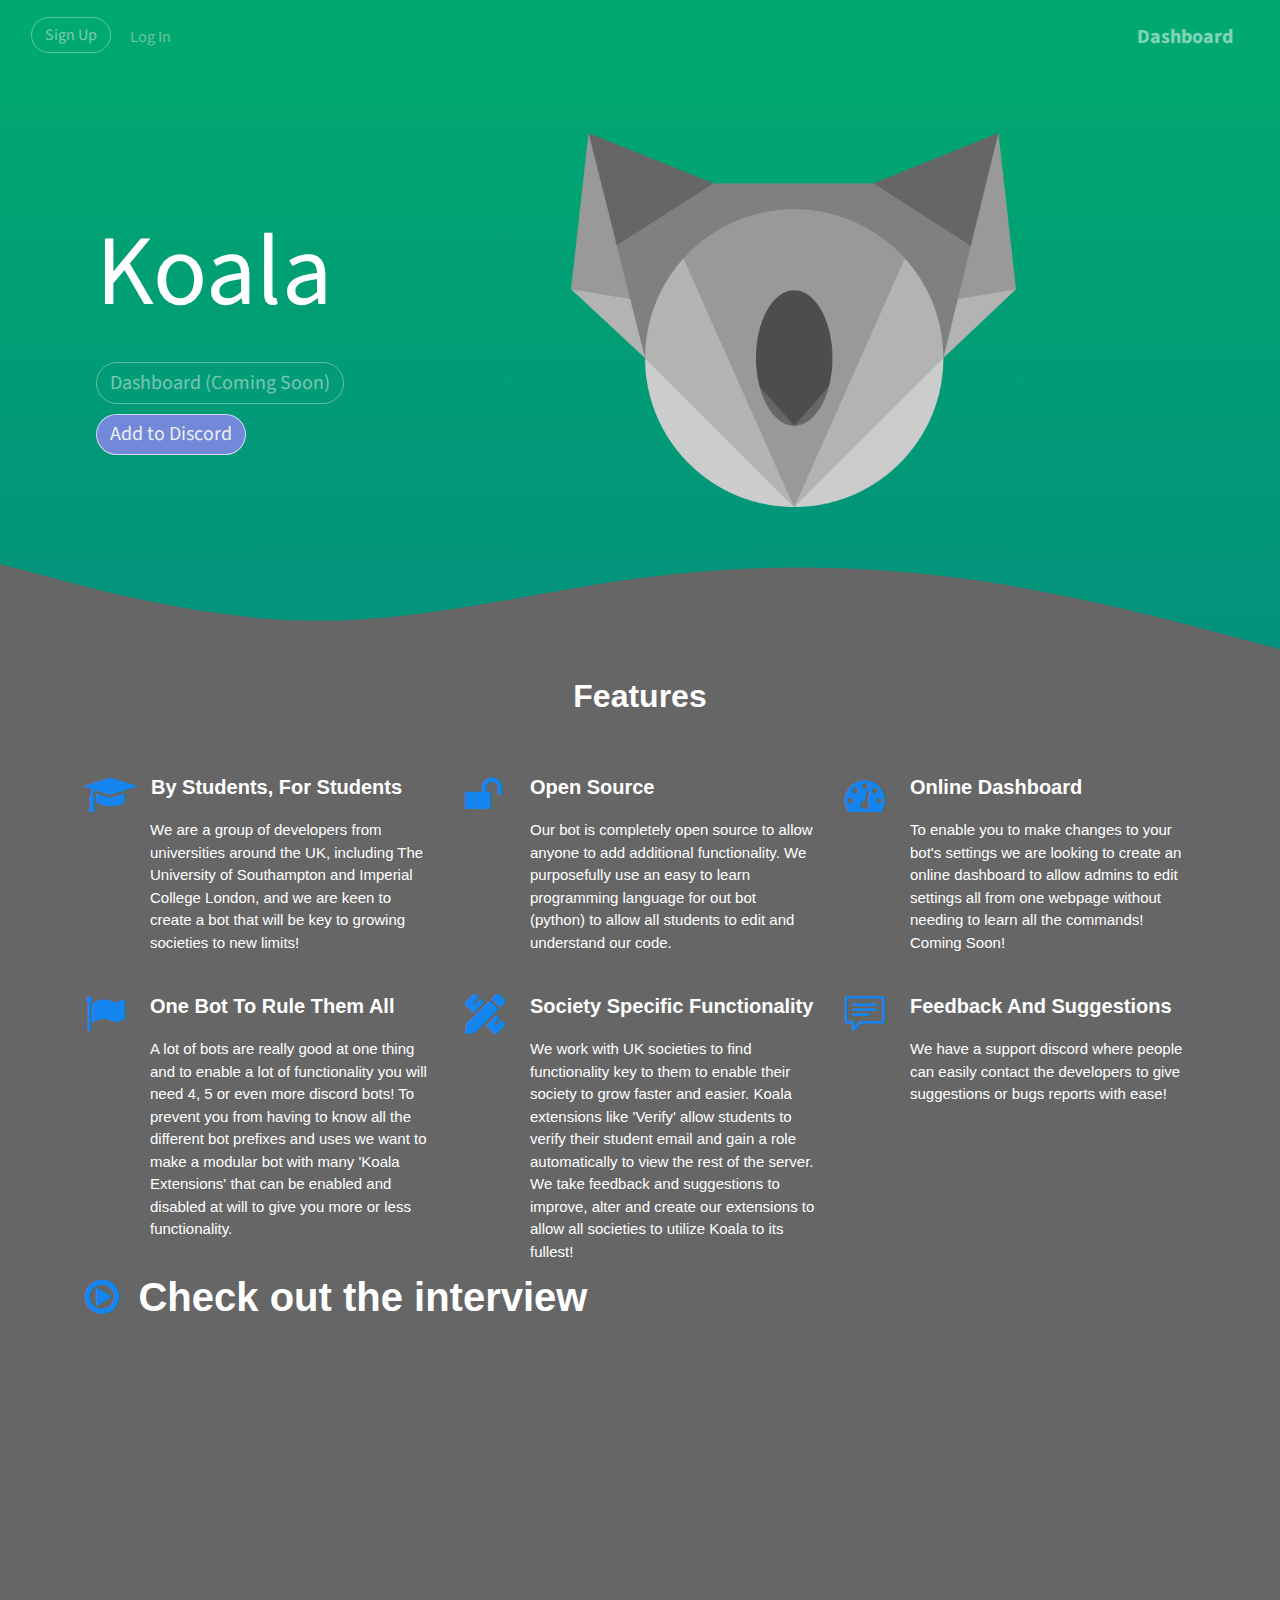
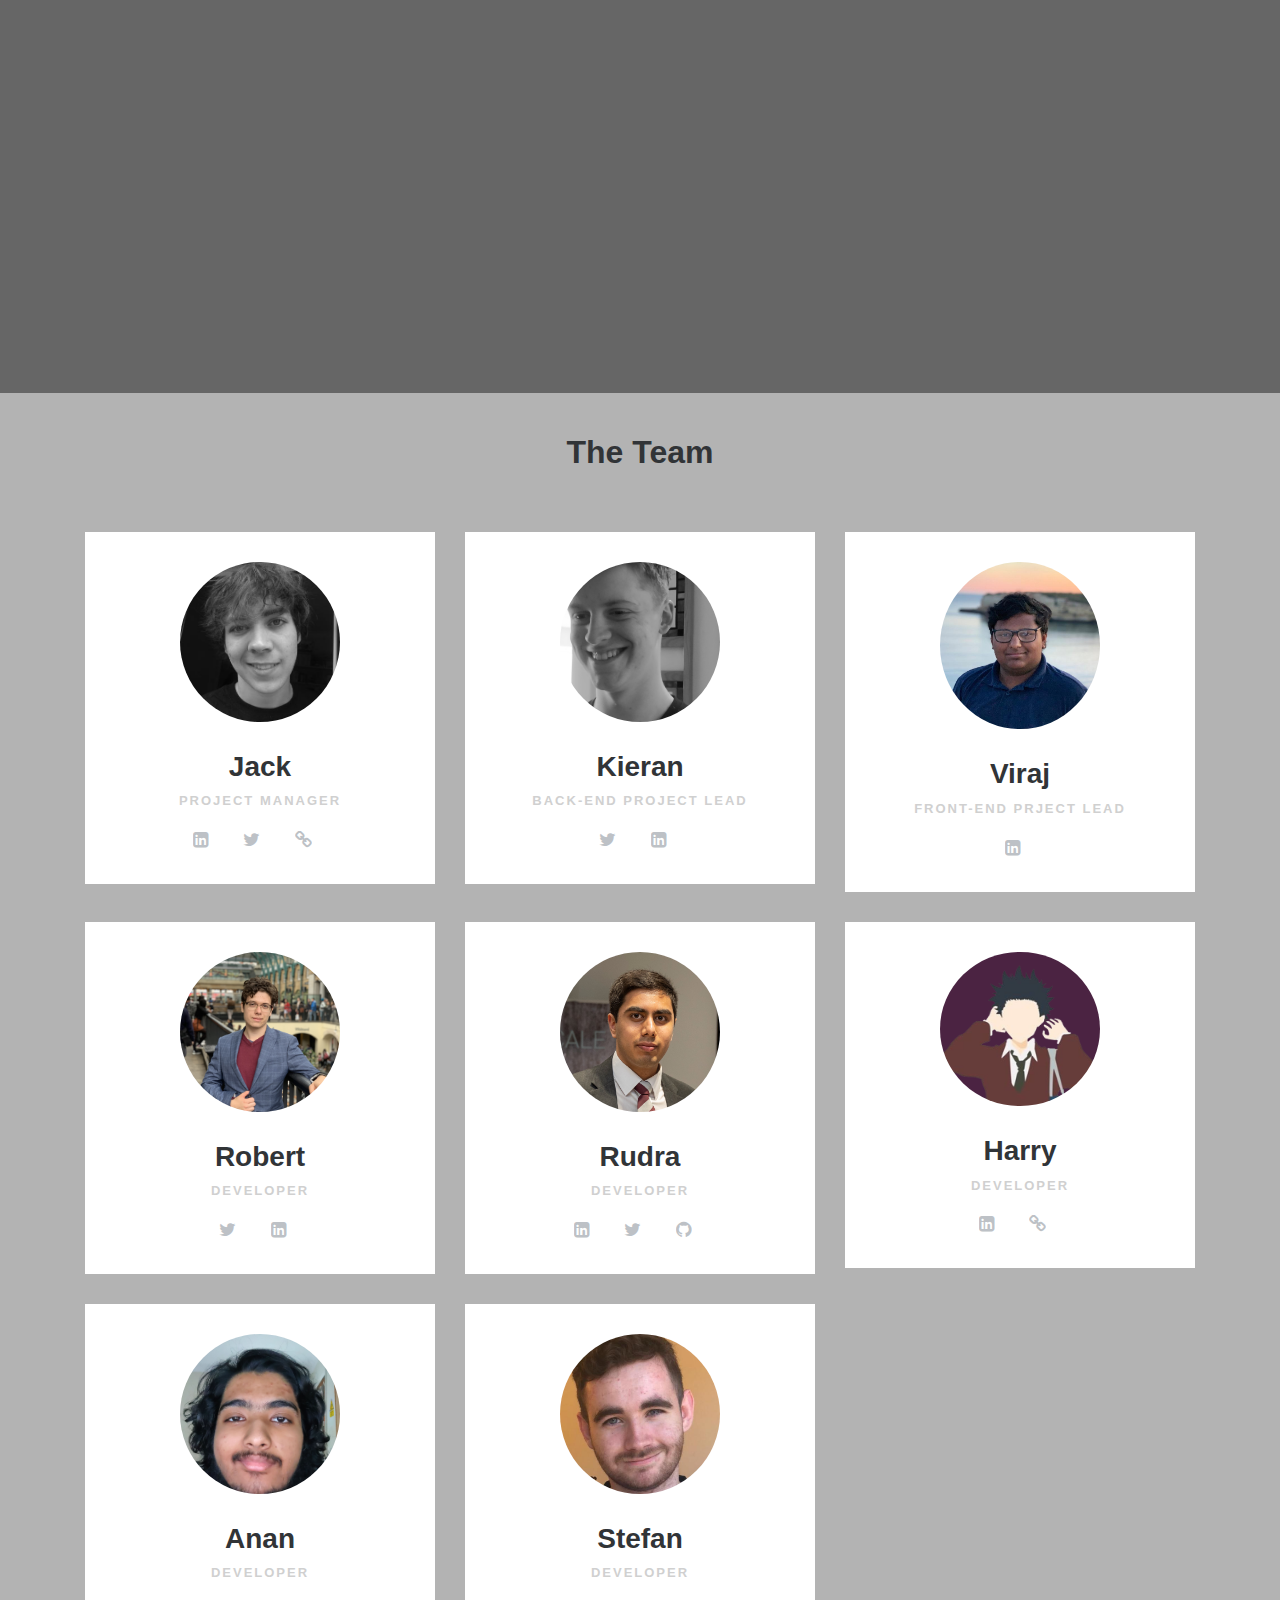
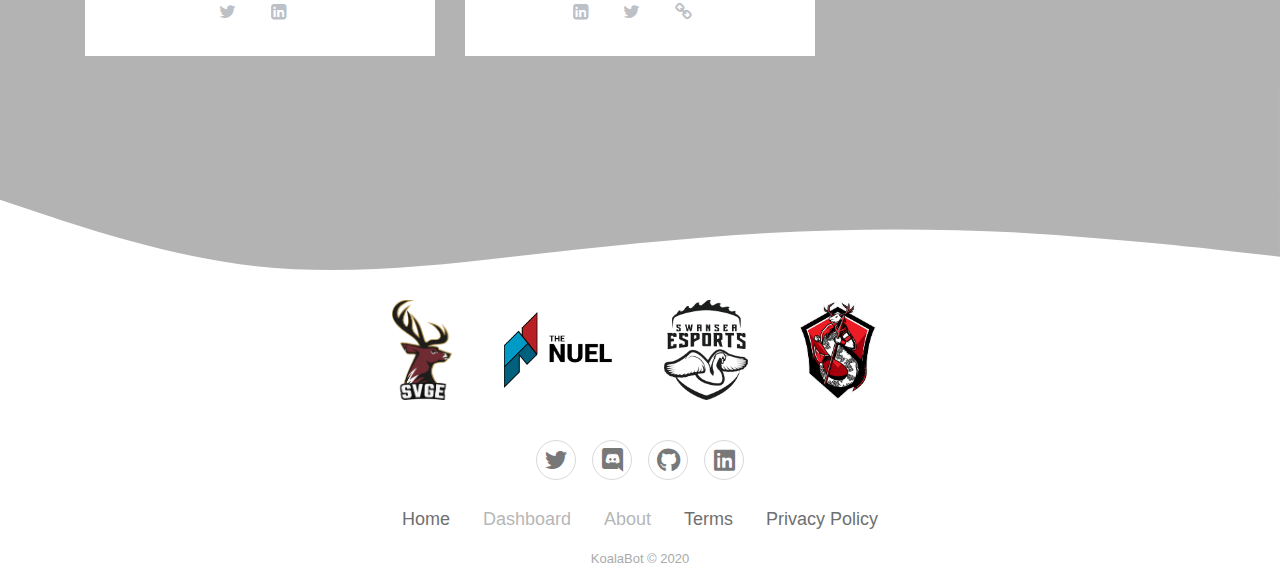
<file: index.html>
<!DOCTYPE html>
<html>

<head>
    <meta charset="utf-8">
    <meta name="viewport" content="width=device-width, initial-scale=1.0, shrink-to-fit=no">
    <title>Koalabot</title>
    <link rel="stylesheet" href="assets/bootstrap/css/bootstrap.min.css">
    <link rel="stylesheet" href="https://fonts.googleapis.com/css?family=Lora">
    <link rel="stylesheet" href="https://fonts.googleapis.com/css?family=Source+Sans+Pro:300,400,700">
    <link rel="stylesheet" href="assets/fonts/fontawesome-all.min.css">
    <link rel="stylesheet" href="assets/fonts/font-awesome.min.css">
    <link rel="stylesheet" href="assets/fonts/ionicons.min.css">
    <link rel="stylesheet" href="assets/fonts/simple-line-icons.min.css">
    <link rel="stylesheet" href="assets/fonts/fontawesome5-overrides.min.css">
    <link rel="stylesheet" href="assets/css/styles.min.css">
</head>

<body>
    <div>
        <div class="header-blue" style="padding-bottom: 0px;background-color: #00aa6e;">
            <nav class="navbar navbar-light navbar-expand-md navigation-clean-search">
                <div class="container-fluid"><button data-toggle="collapse" class="navbar-toggler" data-target="#navcol-1"><span class="sr-only">Toggle navigation</span><span class="navbar-toggler-icon"></span></button>
                    <div class="collapse navbar-collapse" id="navcol-1">
                        <ul class="nav navbar-nav">
                            <li class="nav-item" style="flex-direction: row;"><a class="btn btn-light action-button inactiveLink" role="button" href="#">Sign Up</a></li>
                            <li class="nav-item" style="flex-direction: row;"><a class="nav-link login inactiveLink" href="#">Log In</a></li>
                        </ul>
                        <form class="form-inline mr-auto" target="_self">
                            <div class="form-group"><label for="search-field"></label></div>
                        </form><span class="navbar-text"> </span></div><a class="navbar-brand inactiveLink" href="#">Dashboard</a></div>
            </nav>
            <div class="container hero">
                <div class="row flex-nowrap" style="margin-right: -15px;">
                    <div class="col-12 col-lg-6 col-xl-5 offset-xl-1" style="margin: 0px 0px 0px 1%;width: 50%;">
                        <h1 style="font-size: 100px;padding-top: 0px;margin-top: 80px;"><strong>Koala</strong></h1>
                        <div style="padding: 5px;padding-left: 0px;"><button class="btn btn-light btn-lg action-button inactiveLink" type="button">Dashboard (Coming Soon)</button></div>
                        <div style="padding: 5px;padding-left: 0px;"><button class="btn btn-light btn-lg action-button" type="button" style="background-color: #7289da;" onclick="location.href=&#39;https://discord.com/api/oauth2/authorize?client_id=754669777347149844&amp;permissions=8&amp;scope=bot&#39;">Add to Discord</button></div>
                    </div>
                    <div class="col-md-5 col-lg-5 offset-lg-1 offset-xl-0 d-none d-lg-block phone-holder"><img src="assets/img/KoalaBotLogo.png" style="max-width: 100%;max-height: 100%;"></div>
                </div>
            </div>
            <div id="topSvg"><div style="height: auto; preserveAspectRatio=none">
<svg xmlns="http://www.w3.org/2000/svg" viewBox="0 0 1440 320"><path fill="#666666" fill-opacity="1" d="M0,64L60,80C120,96,240,128,360,128C480,128,600,96,720,80C840,64,960,64,1080,80C1200,96,1320,128,1380,144L1440,160L1440,320L1380,320C1320,320,1200,320,1080,320C960,320,840,320,720,320C600,320,480,320,360,320C240,320,120,320,60,320L0,320Z"></path></svg>
</div></div>
        </div>
    </div>
    <div id="features" class="features-clean" style="background-color: #666666;">
        <div class="container">
            <div class="intro">
                <a href="#features">
                    <h2 class="text-center" style="padding-top: 0px;color: #fff;">Features</h2>
                </a>
            </div>
            <div class="row features">
                <div class="col-sm-6 col-lg-4 item"><i class="fa fa-graduation-cap icon"></i>
                    <h3 class="name" style="color: #fff;">By Students, For Students</h3>
                    <p class="description">We are a group of developers from universities around the UK, including The University of Southampton and Imperial College London, and we are keen to create a bot that will be key to growing societies to new limits!<br></p>
                </div>
                <div class="col-sm-6 col-lg-4 item"><i class="fa fa-unlock icon"></i>
                    <h3 class="name" style="color: #fff;">Open Source</h3>
                    <p class="description">Our bot is completely open source to allow anyone to add additional functionality. We purposefully use an easy to learn programming language for out bot (python) to allow all students to edit and understand our code.<br></p>
                </div>
                <div class="col-sm-6 col-lg-4 item"><i class="fa fa-dashboard icon"></i>
                    <h3 class="name" style="color: #fff;">Online Dashboard</h3>
                    <p class="description">To enable you to make changes to your bot's settings we are looking to create an online dashboard to allow admins to edit settings all from one webpage without needing to learn all the commands! Coming Soon!<br></p>
                </div>
                <div class="col-sm-6 col-lg-4 item"><i class="fa fa-flag icon"></i>
                    <h3 class="name" style="color: #fff;">One Bot To Rule Them All</h3>
                    <p class="description">A lot of bots are really good at one thing and to enable a lot of functionality you will need 4, 5 or even more discord bots! To prevent you from having to know all the different bot prefixes and uses we want to make a modular bot
                        with many 'Koala Extensions' that can be enabled and disabled at will to give you more or less functionality.<br></p>
                </div>
                <div class="col-sm-6 col-lg-4 item"><i class="fas fa-pencil-ruler icon"></i>
                    <h3 class="name" style="color: #fff;">Society Specific Functionality</h3>
                    <p class="description">We work with UK societies to find functionality key to them to enable their society to grow faster and easier. Koala extensions like 'Verify' allow students to verify their student email and gain a role automatically to view the rest
                        of the server. We take feedback and suggestions to improve, alter and create our extensions to allow all societies to utilize Koala to its fullest!<br></p>
                </div>
                <div class="col-sm-6 col-lg-4 item"><i class="icon-speech icon"></i>
                    <h3 class="name" style="color: #fff;">Feedback And Suggestions</h3>
                    <p class="description">We have a support discord where people can easily contact the developers to give suggestions or bugs reports with ease!<br></p>
                </div>
            </div>
        </div>
    </div>
    <div id="creators" class="team-boxed">
        <section class="clean-block clean-info dark" style="background-color: #666666;padding-bottom: 40px;margin-top: -60px;">
            <div class="container">
                <div style="display: inline-flex;"><i class="fa fa-play-circle-o icon" style="color: #1485ee;font-size: 40px;"></i></div>
                <div style="display: inline-block;">
                    <h3 class="name" style="color: #fff;font-weight: bold;margin-top: 0;font-size: 40px;">Check out the interview</h3>
                </div>
                <div class="videoWrapper"><iframe allowfullscreen="" frameborder="0" src="https://www.youtube.com/embed/4tQZRjVlLrM" class="embed-responsive-item" width="100%" height="auto"></iframe></div>
            </div>
        </section>
        <div class="container">
            <div class="intro">
                <a href="#creators">
                    <h2 class="text-center" style="margin-bottom: 10px;">The Team</h2>
                </a>
            </div>
            <div class="row people">
                <div class="col-md-6 col-lg-4 item">
                    <div class="box"><img class="rounded-circle rounded-circle-crop" src="assets/img/Jack.jpg" loading="lazy">
                        <h3 class="name">Jack</h3>
                        <p class="title">Project Manager</p>
                        <div class="social"><a href="https://www.linkedin.com/in/jack-draper-495471151/"><i class="fa fa-linkedin-square"></i></a><a href="https://twitter.com/TheJayDwee"><i class="fa fa-twitter"></i></a><a href="http://jackdraper.co.uk/"><i class="fa fa-chain"></i></a></div>
                    </div>
                </div>
                <div class="col-md-6 col-lg-4 item">
                    <div class="box"><img class="rounded-circle rounded-circle-crop" src="assets/img/Kieran.png">
                        <h3 class="name">Kieran</h3>
                        <p class="title">BACK-END project lead</p>
                        <div class="social"><a href="https://twitter.com/Kaspiian"><i class="fa fa-twitter"></i></a><a href="https://www.linkedin.com/in/kieran-a-43b30413b/"><i class="fa fa-linkedin-square"></i></a></div>
                    </div>
                </div>
                <div class="col-md-6 col-lg-4 item">
                    <div class="box"><img class="rounded-circle" src="assets/img/IMG_20200828_172137.jpg">
                        <h3 class="name">Viraj</h3>
                        <p class="title">FRONT-END prject lead</p>
                        <div class="social"><a href="https://www.linkedin.com/in/viraj-shah-2815b8117"><i class="fa fa-linkedin-square"></i></a></div>
                    </div>
                </div>
                <div class="col-md-6 col-lg-4 item">
                    <div class="box"><img class="rounded-circle rounded-circle-crop" src="assets/img/Robert.png">
                        <h3 class="name">Robert</h3>
                        <p class="title"><strong>DEVELOPER</strong><br></p>
                        <div class="social"><a href="#"><i class="fa fa-twitter"></i></a><a href="https://www.linkedin.com/in/robert-slawik-927b12178/"><i class="fa fa-linkedin-square"></i></a></div>
                    </div>
                </div>
                <div class="col-md-6 col-lg-4 item">
                    <div class="box"><img class="rounded-circle rounded-circle-crop" src="assets/img/(somewhat)%20Professional%20profile%20picture.jpg">
                        <h3 class="name">Rudra</h3>
                        <p class="title">Developer</p>
                        <div class="social"><a href="https://www.linkedin.com/in/rudra-mutalik-249b64136/"><i class="fa fa-linkedin-square"></i></a><a href="https://twitter.com/BlahBlahRudra"><i class="fa fa-twitter"></i></a><a href="https://github.com/BlahBlahRudra"><i class="fa fa-github"></i></a></div>
                    </div>
                </div>
                <div class="col-md-6 col-lg-4 item">
                    <div class="box"><img class="rounded-circle" src="assets/img/harry.png">
                        <h3 class="name">Harry</h3>
                        <p class="title">Developer</p>
                        <div class="social"><a href="https://www.linkedin.com/in/harry-nelson-97312419a/"><i class="fa fa-linkedin-square"></i></a><a href="https://harru.club/"><i class="fa fa-chain"></i></a></div>
                    </div>
                </div>
                <div class="col-md-6 col-lg-4 item">
                    <div class="box"><img class="rounded-circle rounded-circle-crop" src="assets/img/Anan.jpg">
                        <h3 class="name">Anan</h3>
                        <p class="title">Developer</p>
                        <div class="social"><a href="https://twitter.com/Unknownlocal371"><i class="fa fa-twitter"></i></a><a href="https://www.linkedin.com/in/anan-venkatesh-0316b8156/"><i class="fa fa-linkedin-square"></i></a></div>
                    </div>
                </div>
                <div class="col-md-6 col-lg-4 item">
                    <div class="box"><img class="rounded-circle rounded-circle-crop" src="assets/img/Stefan.png">
                        <h3 class="name">Stefan</h3>
                        <p class="title">Developer</p>
                        <div class="social"><a href="https://twitter.com/3eakStefan"><i class="fa fa-linkedin-square"></i></a><a href="https://www.linkedin.com/in/stefan-cooper-491355171"><i class="fa fa-twitter"></i></a><a href="https://stefancooper.com/"><i class="fa fa-chain"></i></a></div>
                    </div>
                </div>
            </div>
        </div>
    </div>
    <div class="brands">
        <div style="margin-top: -50px;margin-bottom: -100px;"><div>    
<svg xmlns="http://www.w3.org/2000/svg" viewBox="0 0 1440 320">
  <path fill="#b3b3b3" fill-opacity="1" d="M0,128L48,144C96,160,192,192,288,202.7C384,213,480,203,576,192C672,181,768,171,864,165.3C960,160,1056,160,1152,165.3C1248,171,1344,181,1392,186.7L1440,192L1440,0L1392,0C1344,0,1248,0,1152,0C1056,0,960,0,864,0C768,0,672,0,576,0C480,0,384,0,288,0C192,0,96,0,48,0L0,0Z"></path>
</svg>
</div></div><a href="#" style="padding-top: 20px;padding-bottom: 10px;"> <img src="assets/img/SVGE_LOGO.png" style="max-height: 100px;" onclick="location.href=&#39;http://svge.uk&#39;"><img src="assets/img/NUEKL.png" style="max-height: 100px;" onclick="location.href=&#39;https://www.thenuel.com/&#39;"><img src="assets/img/Swansea.png" style="max-height: 100px;" onclick="location.href=&#39;https://discord.gg/SwanseaGG&#39;"><img src="assets/img/UWE.png" style="max-height: 100px;" onclick="location.href=&#39;https://www.thestudentsunion.co.uk/soc/uweesportssociety/&#39;"></a></div>
    <div
        class="footer-basic" style="padding-top: 20px;padding-bottom: 20px;">
        <footer>
            <div class="social"><a href="https://twitter.com/KoalaBotUK"><i class="icon ion-social-twitter"></i></a><a href="http://discord.koalabot.uk"><i class="fab fa-discord"></i></a><a href="https://github.com/KoalaBotUK"><i class="fab fa-github"></i></a><a href="https://linkedin.com/company/koalabotuk"><i class="fab fa-linkedin"></i></a></div>
            <ul class="list-inline">
                <li class="list-inline-item"><a href="#">Home</a></li>
                <li class="list-inline-item inactiveLink"><a href="#">Dashboard</a></li>
                <li class="list-inline-item inactiveLink"><a href="#">About</a></li>
                <li class="list-inline-item"><a href="https://drive.google.com/drive/folders/16sw768rXd7c52FWeXrqHt0tTz3FoqN_O?usp=sharing">Terms</a></li>
                <li class="list-inline-item"><a href="https://drive.google.com/drive/folders/16sw768rXd7c52FWeXrqHt0tTz3FoqN_O?usp=sharing">Privacy Policy</a></li>
            </ul>
            <p class="copyright">KoalaBot © 2020</p>
        </footer>
        </div>
        <script src="assets/js/jquery.min.js"></script>
        <script src="assets/bootstrap/js/bootstrap.min.js"></script>
        <script src="assets/js/script.min.js"></script>
</body>

</html>
</file>
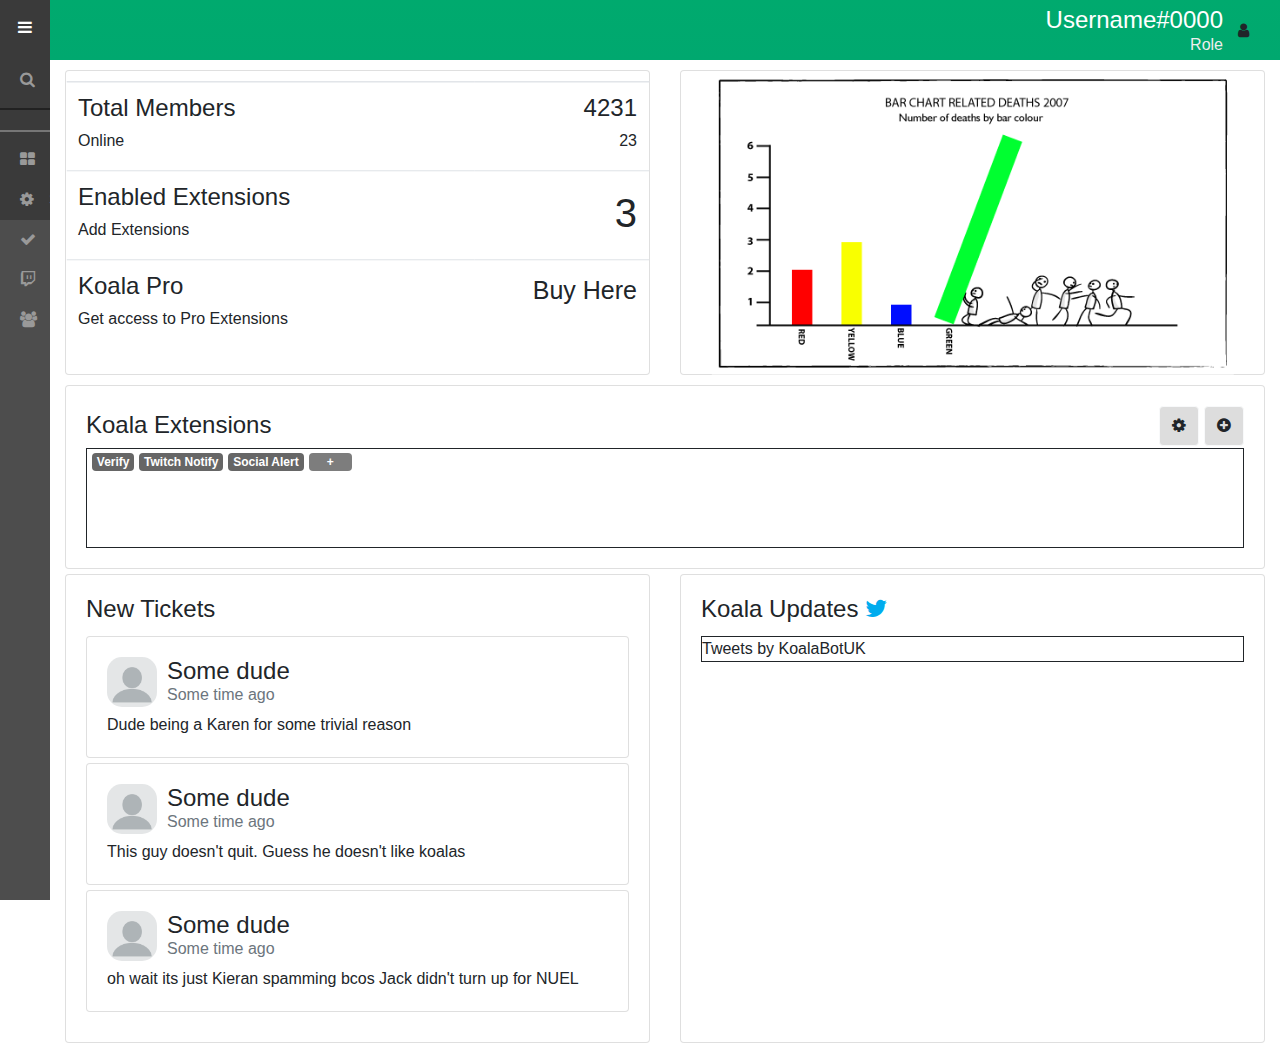
<file: dashboard.html>
<!DOCTYPE html>
<html>

<head>
    <meta charset="utf-8">
    <meta name="viewport" content="width=device-width, initial-scale=1.0, shrink-to-fit=no">
    <title>Koalabot</title>
    <link rel="stylesheet" href="assets/bootstrap/css/bootstrap.min.css">
    <link rel="stylesheet" href="https://fonts.googleapis.com/css?family=Lora">
    <link rel="stylesheet" href="https://fonts.googleapis.com/css?family=Source+Sans+Pro:300,400,700">
    <link rel="stylesheet" href="assets/fonts/fontawesome-all.min.css">
    <link rel="stylesheet" href="assets/fonts/font-awesome.min.css">
    <link rel="stylesheet" href="assets/fonts/ionicons.min.css">
    <link rel="stylesheet" href="assets/fonts/simple-line-icons.min.css">
    <link rel="stylesheet" href="assets/fonts/fontawesome5-overrides.min.css">
    <link rel="stylesheet" href="assets/css/styles.min.css">
</head>

<body>
    <div>
        <div class="header-blue" style="padding-bottom: 0px;background-color: #00aa6e;"></div>
    </div>
    <div id="wrapper">
        <div id="sidebar-wrapper" style="background-color: #4d4d4d;">
            <ul class="sidebar-nav">
                <li class="sidebar-brand" style="height: 60px;"><a class="btn btn-link text-left" role="button" id="menu-toggle" href="#menu-toggle" style="height: 100%;margin-left: -35px;padding-top: 15px;background-color: #3a3a3a;"><i class="fa fa-bars" style="color: white;"></i></a> </li>
                <li> <a href="#" style="background-color: #3a3a3a;margin-left: -20px;"><i class="fa fa-search"></i><input type="text" style="background-color: inherit;height: 90%;"></a></li>
                <li> <a href="#" style="background-color: #3a3a3a;margin-left: -20px;"><i class="fa fa-th-large"></i>Dashboard </a></li>
                <li> <a href="#" style="background-color: #3a3a3a;margin-left: -20px;"><i class="fa fa-gear"></i>Settings</a><a href="#" style="background-color: initial;margin-left: -20px;"><i class="fa fa-check"></i>Verify</a><a href="#" style="background-color: initial;margin-left: -20px;"><i class="fa fa-twitch"></i>Twitch Notify</a>
                    <a
                        href="#" style="background-color: initial;margin-left: -20px;"><i class="fa fa-users"></i>Social Alert</a>
                </li>
            </ul>
        </div>
        <div class="page-content-wrapper">
            <div class="container-fluid">
                <div class="row">
                    <div class="col-md-12">
                        <nav class="navbar navbar-light navbar-expand-md navigation-clean-search navbar-expand" style="height: 60px;margin-left: -15px;margin-right: -15px;background: linear-gradient(0deg, #00A86F, #00aa6e);width: 100% + 30px;margin-bottom: 10px;">
                            <div class="container-fluid">
                                <div class="collapse navbar-collapse" id="navcol-1" style="padding-right: 10px;">
                                    <form class="form-inline mr-auto" target="_self">
                                        <div class="form-group"><label for="search-field"></label></div>
                                    </form>
                                    <div class="text-right">
                                        <h4 style="color: white;margin-bottom: 0px;">Username#0000</h4>
                                        <h6 class="text-right" style="color: #eeeeee;margin-bottom: 0px;">Role</h6>
                                    </div><span class="navbar-text"> </span></div><i class="fa fa-user"></i></div>
                        </nav>
                        <div>
                            <div class="row">
                                <div class="col-lg-6">
                                    <div class="card h-100 card-general">
                                        <div class="card-body">
                                            <div class="table-responsive center" style="overflow: hidden;border-top: 0px;max-width: 100%;">
                                                <table class="table">
                                                    <thead style="visibility: collapse;">
                                                        <tr>
                                                            <th>Column 1</th>
                                                            <th>Column 2</th>
                                                        </tr>
                                                    </thead>
                                                    <tbody>
                                                        <tr style="border-top: 0px;">
                                                            <td style="width: 70%;border-top: 0px;">
                                                                <div style="line-height: 0px;">
                                                                    <h4>Total Members</h4>
                                                                    <h6>Online</h6>
                                                                </div>
                                                            </td>
                                                            <td>
                                                                <div style="line-height: 0px;">
                                                                    <h4 class="text-right">4231</h4>
                                                                    <h6 class="text-right">23</h6>
                                                                </div>
                                                            </td>
                                                        </tr>
                                                        <tr>
                                                            <td>
                                                                <div style="line-height: 0px;">
                                                                    <h4>Enabled Extensions</h4>
                                                                    <h6>Add Extensions</h6>
                                                                </div>
                                                            </td>
                                                            <td class="text-right" style="font-size: 40px;">3</td>
                                                        </tr>
                                                        <tr>
                                                            <td>
                                                                <div style="line-height: 0px;">
                                                                    <h4>Koala Pro</h4>
                                                                    <h6>Get access to Pro Extensions</h6>
                                                                </div>
                                                            </td>
                                                            <td class="text-right" style="font-size: 25px;">Buy Here</td>
                                                        </tr>
                                                    </tbody>
                                                </table>
                                            </div>
                                        </div>
                                    </div>
                                </div>
                                <div class="col-lg-6">
                                    <div class="card h-100 card-general">
                                        <div class="card-body" style="padding: 0px;"><img class="center" src="assets/img/9183875d0c1972da8dd6b3c5a0437458.gif" style="max-width: 100%;"></div>
                                    </div>
                                </div>
                            </div>
                            <div class="row">
                                <div class="col-lg-12">
                                    <div class="card">
                                        <div class="card-body">
                                            <div class="row">
                                                <div class="col"><button class="btn btn-light pull-right" type="button" style="width: 40px;background-color: #dddddd;height: 40px;"><i class="fa fa-plus-circle"></i></button><button class="btn btn-light pull-right" type="button"
                                                        style="width: 40px;background-color: #dddddd;height: 40px;margin-right: 5px;margin-botton: 5px;"><i class="fa fa-gear"></i></button>
                                                    <h4 style="padding-top: 5px;">Koala Extensions</h4>
                                                </div>
                                            </div>
                                            <div style="border: solid 0.5px;min-height: 100px;"><span class="badge badge-secondary">Verify</span><span class="badge badge-secondary">Twitch Notify</span><span class="badge badge-secondary">Social Alert</span><span class="badge badge-secondary" style="background-color: #7d7d7d;text-align: center;">&nbsp; &nbsp; +&nbsp; &nbsp;&nbsp;</span></div>
                                        </div>
                                    </div>
                                </div>
                            </div>
                            <div class="row">
                                <div class="col-lg-6">
                                    <div class="card h-100">
                                        <div class="card-body">
                                            <h4 class="card-title">New Tickets</h4>
                                            <div class="card">
                                                <div class="card-body"><img src="assets/img/blank-profile-picture-973460_1280.webp" style="max-width: 50px;border-radius: 15px;float: left;margin-right: 10px;">
                                                    <div>
                                                        <h4 style="margin-bottom: 0px;">Some dude</h4>
                                                        <h6 class="text-muted mb-2" style="padding-top: 0px;">Some time ago</h6>
                                                    </div>
                                                    <p class="card-text" style="max-height: 200px;">Dude being a Karen for some trivial reason</p>
                                                </div>
                                            </div>
                                            <div class="card">
                                                <div class="card-body"><img src="assets/img/blank-profile-picture-973460_1280.webp" style="max-width: 50px;border-radius: 15px;float: left;margin-right: 10px;">
                                                    <div>
                                                        <h4 style="margin-bottom: 0px;">Some dude</h4>
                                                        <h6 class="text-muted mb-2" style="padding-top: 0px;">Some time ago</h6>
                                                    </div>
                                                    <p class="card-text" style="max-height: 200px;">This guy doesn't quit. Guess he doesn't like koalas</p>
                                                </div>
                                            </div>
                                            <div class="card">
                                                <div class="card-body"><img src="assets/img/blank-profile-picture-973460_1280.webp" style="max-width: 50px;border-radius: 15px;float: left;margin-right: 10px;">
                                                    <div>
                                                        <h4 style="margin-bottom: 0px;">Some dude</h4>
                                                        <h6 class="text-muted mb-2" style="padding-top: 0px;">Some time ago</h6>
                                                    </div>
                                                    <p class="card-text" style="max-height: 200px;">oh wait its just Kieran spamming bcos Jack didn't turn up for NUEL</p>
                                                </div>
                                            </div>
                                        </div>
                                    </div>
                                </div>
                                <div class="col-lg-6">
                                    <div class="card h-100">
                                        <div class="card-body">
                                            <h4 class="card-title">Koala Updates&nbsp;<i class="fa fa-twitter" style="color: #00acee;"></i></h4>
                                            <div style="border: solid 1px;"><div>
<a class="twitter-timeline" data-dnt="true" data-theme="light" href="https://twitter.com/KoalaBotUK?ref_src=twsrc%5Etfw">Tweets by KoalaBotUK</a> <script async src="https://platform.twitter.com/widgets.js" charset="utf-8"></script>
</div></div>
                                        </div>
                                    </div>
                                </div>
                            </div>
                        </div>
                    </div>
                </div>
            </div>
        </div>
    </div>
    <script src="assets/js/jquery.min.js"></script>
    <script src="assets/bootstrap/js/bootstrap.min.js"></script>
    <script src="assets/js/script.min.js"></script>
</body>

</html>
</file>
<file: assets/fonts/fontawesome5-overrides.min.css>
.fab.fa-bitcoin:before{content:"\f379"}.far.fa-calendar:before,.fas.fa-calendar:before{content:"\f133"}.far.fa-clipboard:before,.fas.fa-clipboard:before{content:"\f328"}.fab.fa-facebook-f:before{content:"\f39e"}.fab.fa-google-plus:before{content:"\f2b3"}.fas.fa-hotel:before{content:"\f594"}.fab.fa-linkedin:before{content:"\f08c"}.fas.fa-reply:before{content:"\f3e5"}.fas.fa-thermometer:before{content:"\f491"}.fab.fa-vimeo:before{content:"\f40a"}.far.fa-window-close:before,.fas.fa-window-close:before{content:"\f410"}.fab.fa-youtube-square:before{content:"\f431"}
</file>
<file: assets/css/styles.min.css>
.article-clean{color:#56585b;background-color:#fff;font-family:Lora,serif;font-size:14px}.article-clean .intro{font-size:16px;margin:0 auto 30px}.article-clean .intro h1{font-size:32px;margin-bottom:15px;padding-top:20px;line-height:1.5;color:inherit;margin-top:20px}.article-clean .intro p{color:#929292;font-size:12px}.article-clean .intro p .by{font-style:italic}.article-clean .intro p .date{text-transform:uppercase;padding:4px 0 4px 10px;margin-left:10px;border-left:1px solid #ddd}.article-clean .intro p a{color:#333;text-transform:uppercase;padding-left:3px}.article-clean .intro img{margin-top:20px}.article-clean .text p{margin-bottom:20px;line-height:1.45}.article-clean .text h2{margin-top:28px;margin-bottom:20px;line-height:1.45;font-size:16px;font-weight:700;color:#333}.article-clean .text figure{text-align:center;margin-top:30px;margin-bottom:20px}.article-clean .text figure img{margin-bottom:12px;max-width:100%}.brands{color:#313437;background-color:#fff}.brands a{display:block;text-align:center;padding:40px 0}.brands a img{display:inline-block;margin:10px 20px;vertical-align:middle}.features-clean{color:#313437;background-color:#fff;padding-bottom:30px}.features-clean p,.header-blue .action-button:hover,.header-blue .navbar .navbar-collapse span .login:hover{color:#fff}.features-clean h2,.team-boxed h2{font-weight:700;margin-bottom:40px;padding-top:40px;color:inherit}.features-clean .intro{font-size:16px;max-width:500px;margin:0 auto 60px}.features-clean .item{min-height:100px;padding-left:80px;margin-bottom:40px}.features-clean .item .name{font-size:20px;font-weight:700;margin-top:0;margin-bottom:20px;color:inherit}.features-clean .item .description{font-size:15px;margin-bottom:0}.features-clean .item .icon{font-size:40px;color:#1485ee;float:left;margin-left:-65px}.footer-basic{padding:40px 0;background-color:#fff;color:#4b4c4d}.footer-basic ul{padding:0;list-style:none;text-align:center;font-size:18px;line-height:1.6;margin-bottom:0}.footer-basic li{padding:0 10px}.footer-basic ul a{color:inherit;text-decoration:none;opacity:.8}.footer-basic ul a:hover,.team-boxed .social a:hover{opacity:1}.footer-basic .social{text-align:center;padding-bottom:25px}.footer-basic .social>a{font-size:24px;width:40px;height:40px;line-height:40px;display:inline-block;text-align:center;border-radius:50%;border:1px solid #ccc;margin:0 8px;color:inherit;opacity:.75}.footer-basic .social>a:hover{opacity:.9}.footer-basic .copyright{margin-top:15px;text-align:center;font-size:13px;color:#aaa;margin-bottom:0}.header-blue{background:linear-gradient(0deg,#038c7f,#00aa6e);background-color:#184e8e;padding-bottom:80px;font-family:'Source Sans Pro',sans-serif}.header-blue .navbar{background:0 0;padding-top:.75rem;padding-bottom:.75rem;color:#fff;border-radius:0;box-shadow:none;border:none}.header-blue .navbar .navbar-brand{font-weight:700;color:inherit}.header-blue .navbar .navbar-brand:hover{color:#f0f0f0}.header-blue .navbar .navbar-collapse{border-top:1px solid rgba(255,255,255,.3);margin-top:.5rem}.header-blue .navbar .navbar-collapse span .login{color:#d9d9d9;margin-right:.5rem;text-decoration:none}.header-blue .navbar .navbar-toggler{border-color:rgba(255,255,255,.3)}.header-blue .navbar .navbar-toggler:hover,.header-blue .navbar-toggler:focus{background:0 0}.header-blue .navbar .form-inline label,.header-blue .navbar.navbar-light .navbar-nav .nav-link{color:#d9d9d9}.header-blue .navbar.navbar-light .navbar-nav .nav-link:focus,.header-blue .navbar.navbar-light .navbar-nav .nav-link:hover{color:#fcfeff!important;background-color:transparent}.header-blue .navbar .navbar-nav>li>.dropdown-menu{margin-top:-5px;box-shadow:0 4px 8px rgba(0,0,0,.1);background-color:#fff;border-radius:2px}.header-blue .navbar .dropdown-menu .dropdown-item,.header-blue .navbar .dropdown-menu .dropdown-item:focus{line-height:2;color:#37434d}.header-blue .navbar .dropdown-menu .dropdown-item:focus,.header-blue .navbar .dropdown-menu .dropdown-item:hover{background:#ebeff1}.header-blue .action-button,.header-blue .action-button:not(.disabled):active{border:1px solid rgba(255,255,255,.7);border-radius:40px;color:#ebeff1;box-shadow:none;text-shadow:none;padding:.3rem .8rem;background:0 0;transition:background-color .25s;outline:0}.header-blue .navbar .form-inline .search-field{display:inline-block;width:80%;background:0 0;border:none;border-bottom:1px solid transparent;border-radius:0;color:#ccc;box-shadow:none;color:inherit;transition:border-bottom-color .3s}.header-blue .navbar .form-inline .search-field:focus{border-bottom:1px solid #ccc}.header-blue .hero{margin-top:20px;text-align:center}@media (min-width:768px){.article-clean .text p{font-size:16px}.article-clean .text h2{font-size:20px}.header-blue{padding-bottom:120px}.header-blue .navbar{padding-top:1rem;padding-bottom:1rem}.header-blue .navbar .navbar-collapse{border-color:transparent;margin:0}.header-blue .navbar-nav .nav-link{padding-left:.7rem;padding-right:.7rem}.header-blue .hero{margin-top:60px;text-align:left}}.header-blue .hero h1{color:#fff;font-size:40px;margin-top:0;margin-bottom:15px;font-weight:300;line-height:1.4}@media (min-width:992px){.header-blue .navbar-nav .nav-link{padding-left:1.2rem;padding-right:1.2rem}.header-blue .hero h1{margin-top:190px;margin-bottom:24px;line-height:1.2}}.header-blue .hero p{color:rgba(255,255,255,.8);font-size:20px;margin-bottom:30px;font-weight:300}.header-blue .phone-holder{text-align:right}.header-blue div.iphone-mockup{position:relative;max-width:300px;margin:20px;display:inline-block}.header-blue .iphone-mockup img.device{width:100%;height:auto}.header-blue .iphone-mockup .screen{position:absolute;width:88%;height:77%;top:12%;border-radius:2px;left:6%;border:1px solid #444;overflow:hidden;background:url(screen-content-iphone-6.jpg) center/cover}.header-blue .iphone-mockup .screen:before{content:'';background-color:#fff;position:absolute;width:70%;height:140%;top:-12%;right:-60%;transform:rotate(-19deg);opacity:.2}.video-container{position:relative;padding-bottom:56.25%;padding-top:0;height:0;overflow:hidden}.video-container embed,.video-container iframe,.video-container object,.videoWrapper iframe{position:absolute;top:0;left:0;width:100%;height:100%}.clean-block,.clean-block.dark{background-color:#222425}.videoWrapper{position:relative;padding-bottom:56.25%;height:0}body{overflow-x:hidden}#wrapper.toggled{padding-left:250px}#wrapper.toggled #sidebar-wrapper{width:250px}#page-content-wrapper{width:100%;position:absolute;padding:15px}#wrapper.toggled #page-content-wrapper{position:absolute;margin-right:-250px}#wrapper{padding-left:0;-webkit-transition:.5s;-moz-transition:.5s;-o-transition:.5s;transition:.5s}#sidebar-wrapper{z-index:1000;position:fixed;left:250px;width:0;height:100%;margin-left:-250px;overflow-y:auto;background:#000;-webkit-transition:.5s;-moz-transition:.5s;-o-transition:.5s;transition:.5s}.sidebar-nav{position:absolute;top:0;width:250px;margin:0;padding:0;list-style:none}.sidebar-nav li{text-indent:20px;line-height:40px}.sidebar-nav li a{display:block;text-decoration:none;color:#999}.sidebar-nav li a:hover{text-decoration:none;color:#fff;background:rgba(255,255,255,.2)}.sidebar-nav li a:active,.sidebar-nav li a:focus{text-decoration:none}.sidebar-nav>.sidebar-brand{height:65px;font-size:18px;line-height:60px}.sidebar-nav>.sidebar-brand a{color:#999}.sidebar-nav>.sidebar-brand a:hover{color:#fff;background:0 0}@media (min-width:0px){#wrapper.toggled{padding-left:50px}#wrapper.toggled #sidebar-wrapper{width:50px}#page-content-wrapper{padding:20px;position:relative}#wrapper.toggled #page-content-wrapper{position:relative;margin-right:0}#wrapper{padding-left:250px}#sidebar-wrapper{width:250px}}.fa{padding-right:15px}#topSvg{margin-bottom:-9vw}a{color:inherit;text-decoration:none}a:hover{text-decoration:none;color:inherit}.vertical-center{margin:0;position:absolute;top:50%;-ms-transform:translateY(-50%);transform:translateY(-50%);width:100%}.center{margin:0;position:absolute;top:50%;left:50%;-ms-transform:translate(-50%,-50%);transform:translate(-50%,-50%);max-height:100%;max-width:100%}card{height:100%}.card-general{min-height:300px}span{margin-left:5px}.badge.badge-secondary{background-color:#666}i{display:block;text-align:center}.card{margin-bottom:5px}.col-lg-6{margin-bottom:10px}.rounded-circle-crop{object-fit:cover;overflow:hidden;background-repeat:no-repeat;width:160px;height:160px;background-position:center center}.inactiveLink{opacity:.5;cursor:not-allowed;text-decoration:none;pointer-events:none}.team-boxed{color:#313437;background-color:#b3b3b3}.team-boxed p{color:#7d8285}@media (max-width:767px){.brands a{padding:30px 0}.features-clean{padding-bottom:10px}.features-clean h2,.team-boxed h2{margin-bottom:25px;padding-top:25px;font-size:24px}.features-clean .intro{margin-bottom:40px}.features-clean .item{min-height:0}}.team-boxed .intro{font-size:16px;max-width:500px;margin:0 auto}.team-boxed .intro p{margin-bottom:0}.team-boxed .people{padding:50px 0}.team-boxed .item{text-align:center}.team-boxed .item .box{text-align:center;padding:30px;background-color:#fff;margin-bottom:30px}.team-boxed .item .name{font-weight:700;margin-top:28px;margin-bottom:8px;color:inherit}.team-boxed .item .title{text-transform:uppercase;font-weight:700;color:#d0d0d0;letter-spacing:2px;font-size:13px}.team-boxed .item .description{font-size:15px;margin-top:15px;margin-bottom:20px}.team-boxed .item img{max-width:160px}.team-boxed .social{font-size:18px;color:#a2a8ae}.team-boxed .social a{color:inherit;margin:0 10px;display:inline-block;opacity:.7}
</file>
